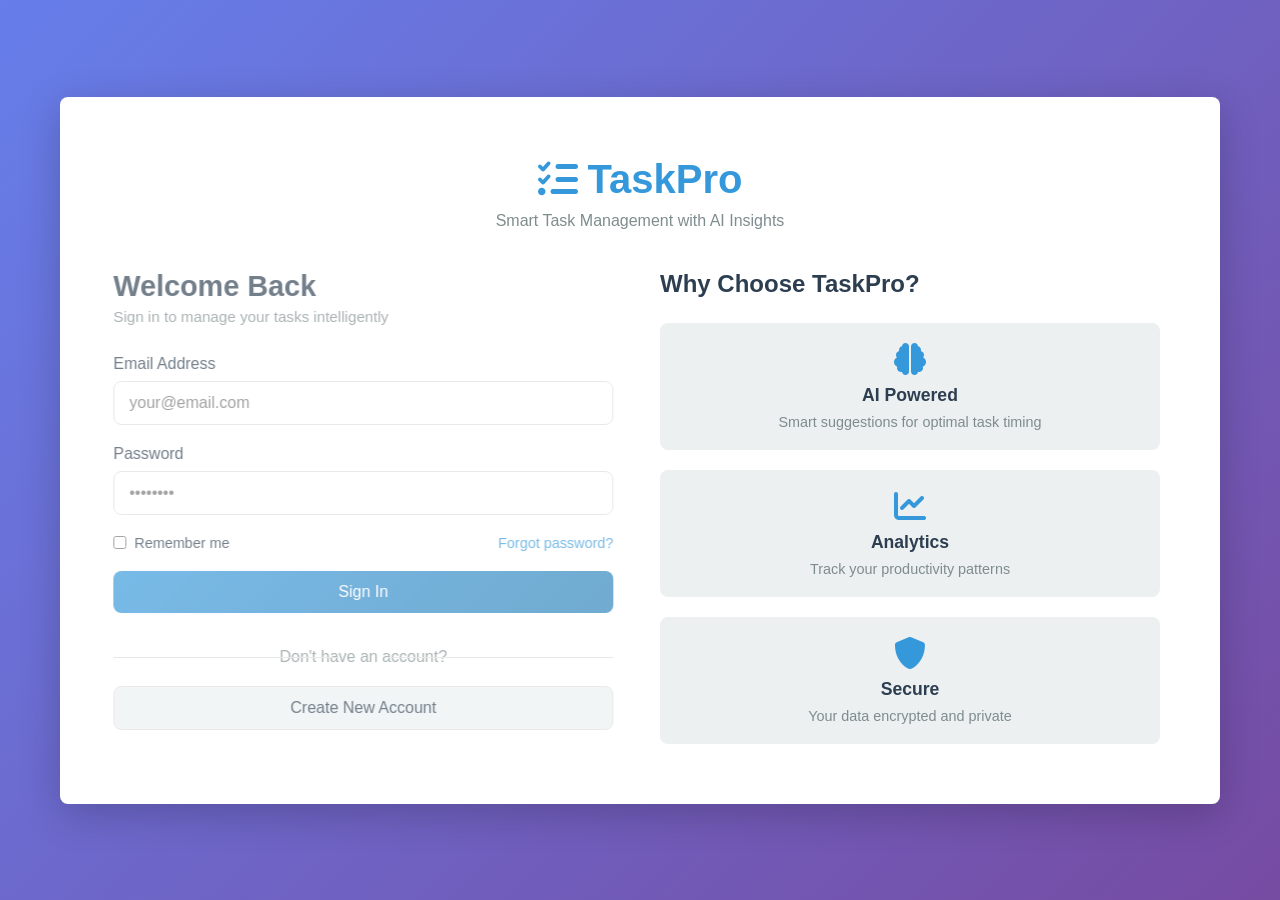
<file: frontend/index.html>
<!DOCTYPE html>
<html lang="en">
<head>
    <meta charset="UTF-8">
    <meta name="viewport" content="width=device-width, initial-scale=1.0">
    <title>TaskPro - Redirecting...</title>
    <style>
        body {
            margin: 0;
            padding: 0;
            background: linear-gradient(135deg, #667eea 0%, #764ba2 100%);
            height: 100vh;
            display: flex;
            justify-content: center;
            align-items: center;
            font-family: 'Segoe UI', Tahoma, Geneva, Verdana, sans-serif;
        }
        
        .container {
            text-align: center;
            color: white;
        }
        
        h1 {
            font-size: 2.5rem;
            margin-bottom: 10px;
        }
        
        p {
            font-size: 1.1rem;
            opacity: 0.9;
        }
        
        .spinner {
            width: 50px;
            height: 50px;
            border: 4px solid rgba(255, 255, 255, 0.3);
            border-radius: 50%;
            border-top-color: white;
            animation: spin 1s linear infinite;
            margin: 30px auto;
        }
        
        @keyframes spin {
            to { transform: rotate(360deg); }
        }
    </style>
</head>
<body>
    <div class="container">
        <h1>TaskPro</h1>
        <p>Redirecting to login...</p>
        <div class="spinner"></div>
    </div>

    <script>
        // Redirect to auth page
        setTimeout(() => {
            window.location.href = 'templates/auth.html';
        }, 1000);
    </script>
</body>
</html>
</file>
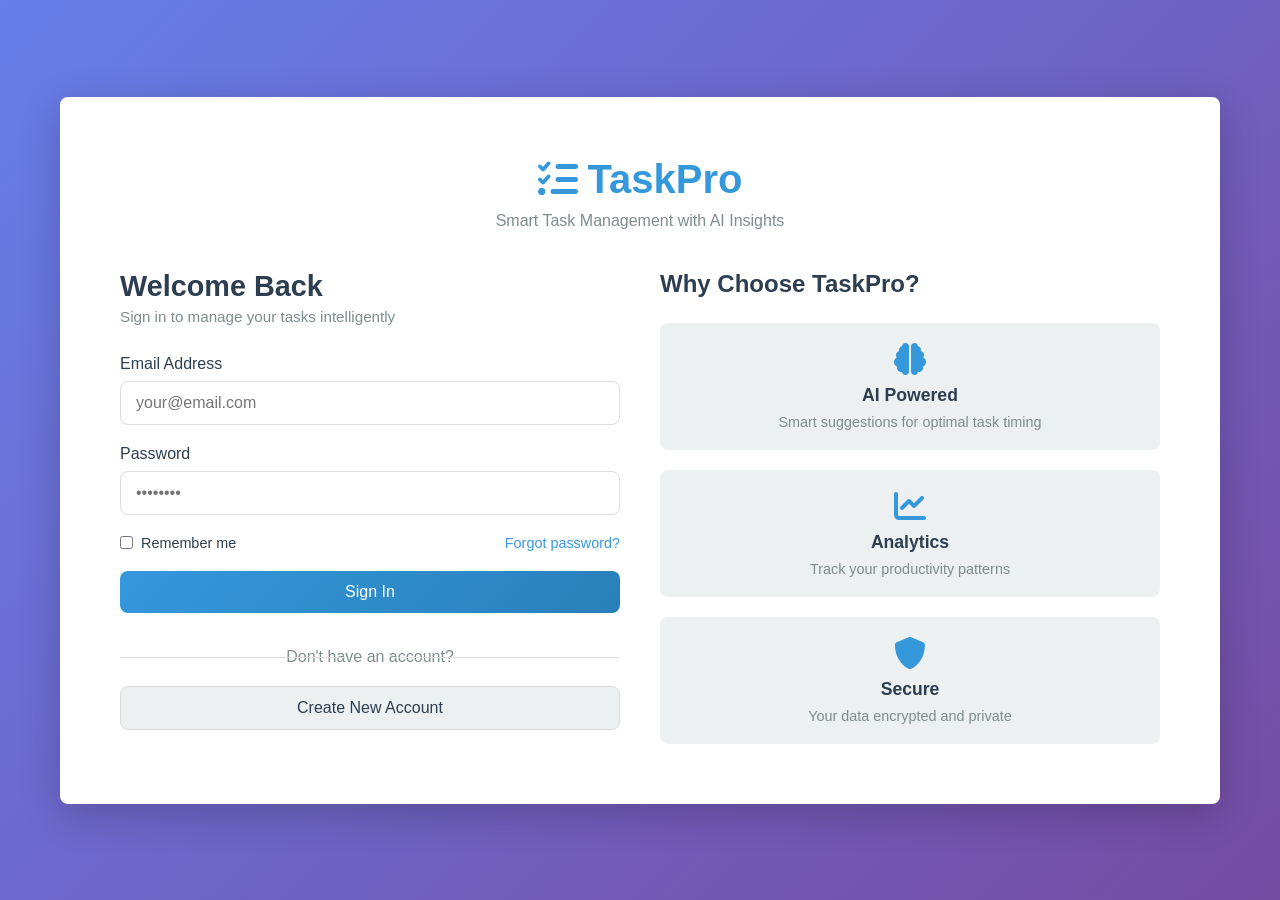
<file: frontend/templates/auth.html>
<!DOCTYPE html>
<html lang="en">
<head>
    <meta charset="UTF-8">
    <meta name="viewport" content="width=device-width, initial-scale=1.0">
    <title>TaskPro - Sign In / Sign Up</title>
    <link rel="stylesheet" href="../static/css/auth.css">
    <link rel="stylesheet" href="https://cdnjs.cloudflare.com/ajax/libs/font-awesome/6.0.0/css/all.min.css">
</head>
<body>

    <div class="auth-container">
        <div class="auth-wrapper">
            <!-- Header -->
            <div class="auth-header">
                <h1 class="brand">
                    <i class="fas fa-tasks"></i> TaskPro
                </h1>
                <p class="tagline">Smart Task Management with AI Insights</p>
            </div>

            <!-- Auth Forms -->
            <div class="auth-forms">
                <!-- Sign In Form -->
                <div class="form-wrapper active" id="signin-form">
                    <h2>Welcome Back</h2>
                    <p>Sign in to manage your tasks intelligently</p>
                    
                    <form id="signin-form-element">
                        <div class="form-group">
                            <label for="signin-email">Email Address</label>
                            <input type="email" id="signin-email" name="email" required placeholder="your@email.com">
                            <span class="error-message"></span>
                        </div>

                        <div class="form-group">
                            <label for="signin-password">Password</label>
                            <input type="password" id="signin-password" name="password" required placeholder="••••••••">
                            <span class="error-message"></span>
                        </div>

                        <div class="form-options">
                            <label class="remember-me">
                                <input type="checkbox" name="remember">
                                Remember me
                            </label>
                            <a href="#forgot-password" class="forgot-link">Forgot password?</a>
                        </div>

                        <button type="submit" class="btn btn-primary btn-full">Sign In</button>
                        <div class="error-message form-error"></div>
                    </form>

                    <div class="form-divider">
                        <span>Don't have an account?</span>
                    </div>

                    <button class="btn btn-secondary btn-full toggle-form" data-target="signup-form">
                        Create New Account
                    </button>
                </div>

                <!-- Sign Up Form -->
                <div class="form-wrapper" id="signup-form">
                    <h2>Get Started</h2>
                    <p>Create your account and boost your productivity</p>
                    
                    <form id="signup-form-element">
                        <div class="form-row">
                            <div class="form-group">
                                <label for="signup-firstname">First Name</label>
                                <input type="text" id="signup-firstname" name="first_name" placeholder="John">
                            </div>
                            <div class="form-group">
                                <label for="signup-lastname">Last Name</label>
                                <input type="text" id="signup-lastname" name="last_name" placeholder="Doe">
                            </div>
                        </div>

                        <div class="form-group">
                            <label for="signup-email">Email Address</label>
                            <input type="email" id="signup-email" name="email" required placeholder="your@email.com">
                            <span class="error-message"></span>
                        </div>

                        <div class="form-group">
                            <label for="signup-username">Username</label>
                            <input type="text" id="signup-username" name="username" required placeholder="johndoe">
                            <span class="error-message"></span>
                        </div>

                        <div class="form-group">
                            <label for="signup-password">Password</label>
                            <input type="password" id="signup-password" name="password" required placeholder="At least 6 characters">
                            <span class="sign-in-message"></span>
                        </div>

                        <label class="remember-me">
                            <input type="checkbox" name="terms" required>
                            I agree to the Terms & Conditions
                        </label>

                        <button type="submit" class="btn btn-primary btn-full">Create Account</button>
                        <div class="error-message form-error"></div>
                    </form>

                    <div class="form-divider">
                        <span>Already have an account?</span>
                    </div>

                    <button class="btn btn-secondary btn-full toggle-form" data-target="signin-form">
                        Sign In Instead
                    </button>
                </div>
            </div>

            <!-- Features Section -->
            <div class="features-section">
                <h3>Why Choose TaskPro?</h3>
                <div class="features-grid">
                    <div class="feature">
                        <i class="fas fa-brain"></i>
                        <h4>AI Powered</h4>
                        <p>Smart suggestions for optimal task timing</p>
                    </div>
                    <div class="feature">
                        <i class="fas fa-chart-line"></i>
                        <h4>Analytics</h4>
                        <p>Track your productivity patterns</p>
                    </div>
                    <div class="feature">
                        <i class="fas fa-shield-alt"></i>
                        <h4>Secure</h4>
                        <p>Your data encrypted and private</p>
                    </div>
                </div>
            </div>
        </div>
    </div>

    <script src="../static/js/auth.js"></script>
</body>
</html>
</file>
<file: frontend/static/css/auth.css>
/* ============================================
   AUTHENTICATION PAGE STYLES
   ============================================ */

:root {
    --primary-color: #3498db;
    --secondary-color: #2c3e50;
    --success-color: #2ecc71;
    --danger-color: #e74c3c;
    --warning-color: #f39c12;
    --light-bg: #ecf0f1;
    --dark-text: #2c3e50;
    --border-radius: 8px;
    --shadow: 0 2px 10px rgba(0, 0, 0, 0.1);
    --transition: all 0.3s ease;
}

* {
    margin: 0;
    padding: 0;
    box-sizing: border-box;
}

body {
    font-family: 'Segoe UI', Tahoma, Geneva, Verdana, sans-serif;
    background: linear-gradient(135deg, #667eea 0%, #764ba2 100%);
    min-height: 100vh;
    display: flex;
    justify-content: center;
    align-items: center;
    color: var(--dark-text);
}

.auth-container {
    width: 100%;
    max-width: 1200px;
    padding: 20px;
}

.auth-wrapper {
    background: white;
    border-radius: var(--border-radius);
    box-shadow: 0 10px 40px rgba(0, 0, 0, 0.2);
    overflow: hidden;
    display: grid;
    grid-template-columns: 1fr 1fr;
    gap: 40px;
    padding: 60px;
}

/* Header */
.auth-header {
    text-align: center;
    grid-column: 1 / -1;
}

.brand {
    font-size: 2.5rem;
    color: var(--primary-color);
    margin-bottom: 10px;
    display: flex;
    align-items: center;
    justify-content: center;
    gap: 10px;
}

.tagline {
    font-size: 1rem;
    color: #7f8c8d;
}

/* Forms */
.auth-forms {
    position: relative;
    grid-column: 1 / 2;
}

.form-wrapper {
    position: absolute;
    opacity: 0;
    pointer-events: none;
    transition: var(--transition);
    width: 100%;
}

.form-wrapper.active {
    opacity: 1;
    pointer-events: auto;
}

.form-wrapper h2 {
    font-size: 1.8rem;
    margin-bottom: 5px;
    color: var(--dark-text);
}

.form-wrapper > p {
    color: #7f8c8d;
    margin-bottom: 30px;
    font-size: 0.95rem;
}

.form-group {
    margin-bottom: 20px;
}

.form-group label {
    display: block;
    margin-bottom: 8px;
    font-weight: 500;
    color: var(--dark-text);
}

.form-group input,
.form-group select {
    width: 100%;
    padding: 12px 15px;
    border: 1px solid #ddd;
    border-radius: var(--border-radius);
    font-size: 1rem;
    transition: var(--transition);
    font-family: inherit;
}

.form-group input:focus,
.form-group select:focus {
    outline: none;
    border-color: var(--primary-color);
    box-shadow: 0 0 0 3px rgba(52, 152, 219, 0.1);
}

.form-row {
    display: grid;
    grid-template-columns: 1fr 1fr;
    gap: 15px;
}

.form-options {
    display: flex;
    justify-content: space-between;
    align-items: center;
    margin-bottom: 20px;
    font-size: 0.9rem;
}

.remember-me {
    display: flex;
    align-items: center;
    gap: 8px;
    cursor: pointer;
    color: var(--dark-text);
}

.remember-me input {
    width: auto;
    cursor: pointer;
}

.forgot-link {
    color: var(--primary-color);
    text-decoration: none;
    transition: var(--transition);
}

.forgot-link:hover {
    text-decoration: underline;
}

.error-message {
    color: var(--danger-color);
    font-size: 0.85rem;
    margin-top: 5px;
    display: none;
}

.form-error {
    display: block;
    text-align: center;
    margin-bottom: 15px;
}

/* Buttons */
.btn {
    padding: 12px 20px;
    border: none;
    border-radius: var(--border-radius);
    font-size: 1rem;
    font-weight: 500;
    cursor: pointer;
    transition: var(--transition);
    display: inline-flex;
    align-items: center;
    justify-content: center;
    gap: 8px;
}

.btn-primary {
    background: linear-gradient(135deg, var(--primary-color), #2980b9);
    color: white;
}

.btn-primary:hover {
    transform: translateY(-2px);
    box-shadow: 0 5px 15px rgba(52, 152, 219, 0.4);
}

.btn-secondary {
    background: var(--light-bg);
    color: var(--dark-text);
    border: 1px solid #ddd;
}

.btn-secondary:hover {
    background: #d5dbdb;
}

.btn-full {
    width: 100%;
    margin-bottom: 15px;
}

.form-divider {
    text-align: center;
    margin: 20px 0;
    position: relative;
    color: #7f8c8d;
}

.form-divider::before {
    content: '';
    position: absolute;
    top: 50%;
    left: 0;
    width: 45%;
    height: 1px;
    background: #ddd;
}

.form-divider::after {
    content: '';
    position: absolute;
    top: 50%;
    right: 0;
    width: 45%;
    height: 1px;
    background: #ddd;
}

/* Features Section */
.features-section {
    grid-column: 2 / 3;
    grid-row: 2;
}

.features-section h3 {
    font-size: 1.5rem;
    margin-bottom: 25px;
    color: var(--dark-text);
}

.features-grid {
    display: flex;
    flex-direction: column;
    gap: 20px;
}

.feature {
    padding: 20px;
    background: var(--light-bg);
    border-radius: var(--border-radius);
    text-align: center;
    transition: var(--transition);
}

.feature:hover {
    transform: translateY(-5px);
    box-shadow: var(--shadow);
}

.feature i {
    font-size: 2rem;
    color: var(--primary-color);
    margin-bottom: 10px;
}

.feature h4 {
    font-size: 1.1rem;
    margin-bottom: 8px;
    color: var(--dark-text);
}

.feature p {
    font-size: 0.9rem;
    color: #7f8c8d;
}

/* Responsive */
@media (max-width: 768px) {
    .auth-wrapper {
        grid-template-columns: 1fr;
        padding: 40px 30px;
        gap: 30px;
    }

    .auth-forms {
        grid-column: 1 / -1;
    }

    .features-section {
        grid-column: 1 / -1;
        grid-row: auto;
    }

    .form-row {
        grid-template-columns: 1fr;
    }

    .brand {
        font-size: 2rem;
    }

    body {
        padding: 10px;
    }
}

/* Loading State */
.btn:disabled {
    opacity: 0.6;
    cursor: not-allowed;
}

.btn-loading::after {
    content: '';
    display: inline-block;
    width: 12px;
    height: 12px;
    border: 2px solid rgba(255, 255, 255, 0.3);
    border-radius: 50%;
    border-top-color: white;
    animation: spin 0.8s linear infinite;
}

@keyframes spin {
    to { transform: rotate(360deg); }
}

/* Success Animation */
@keyframes slideIn {
    from {
        opacity: 0;
        transform: translateX(-20px);
    }
    to {
        opacity: 1;
        transform: translateX(0);
    }
}

.form-wrapper.active {
    animation: slideIn 0.3s ease;
}
</file>
